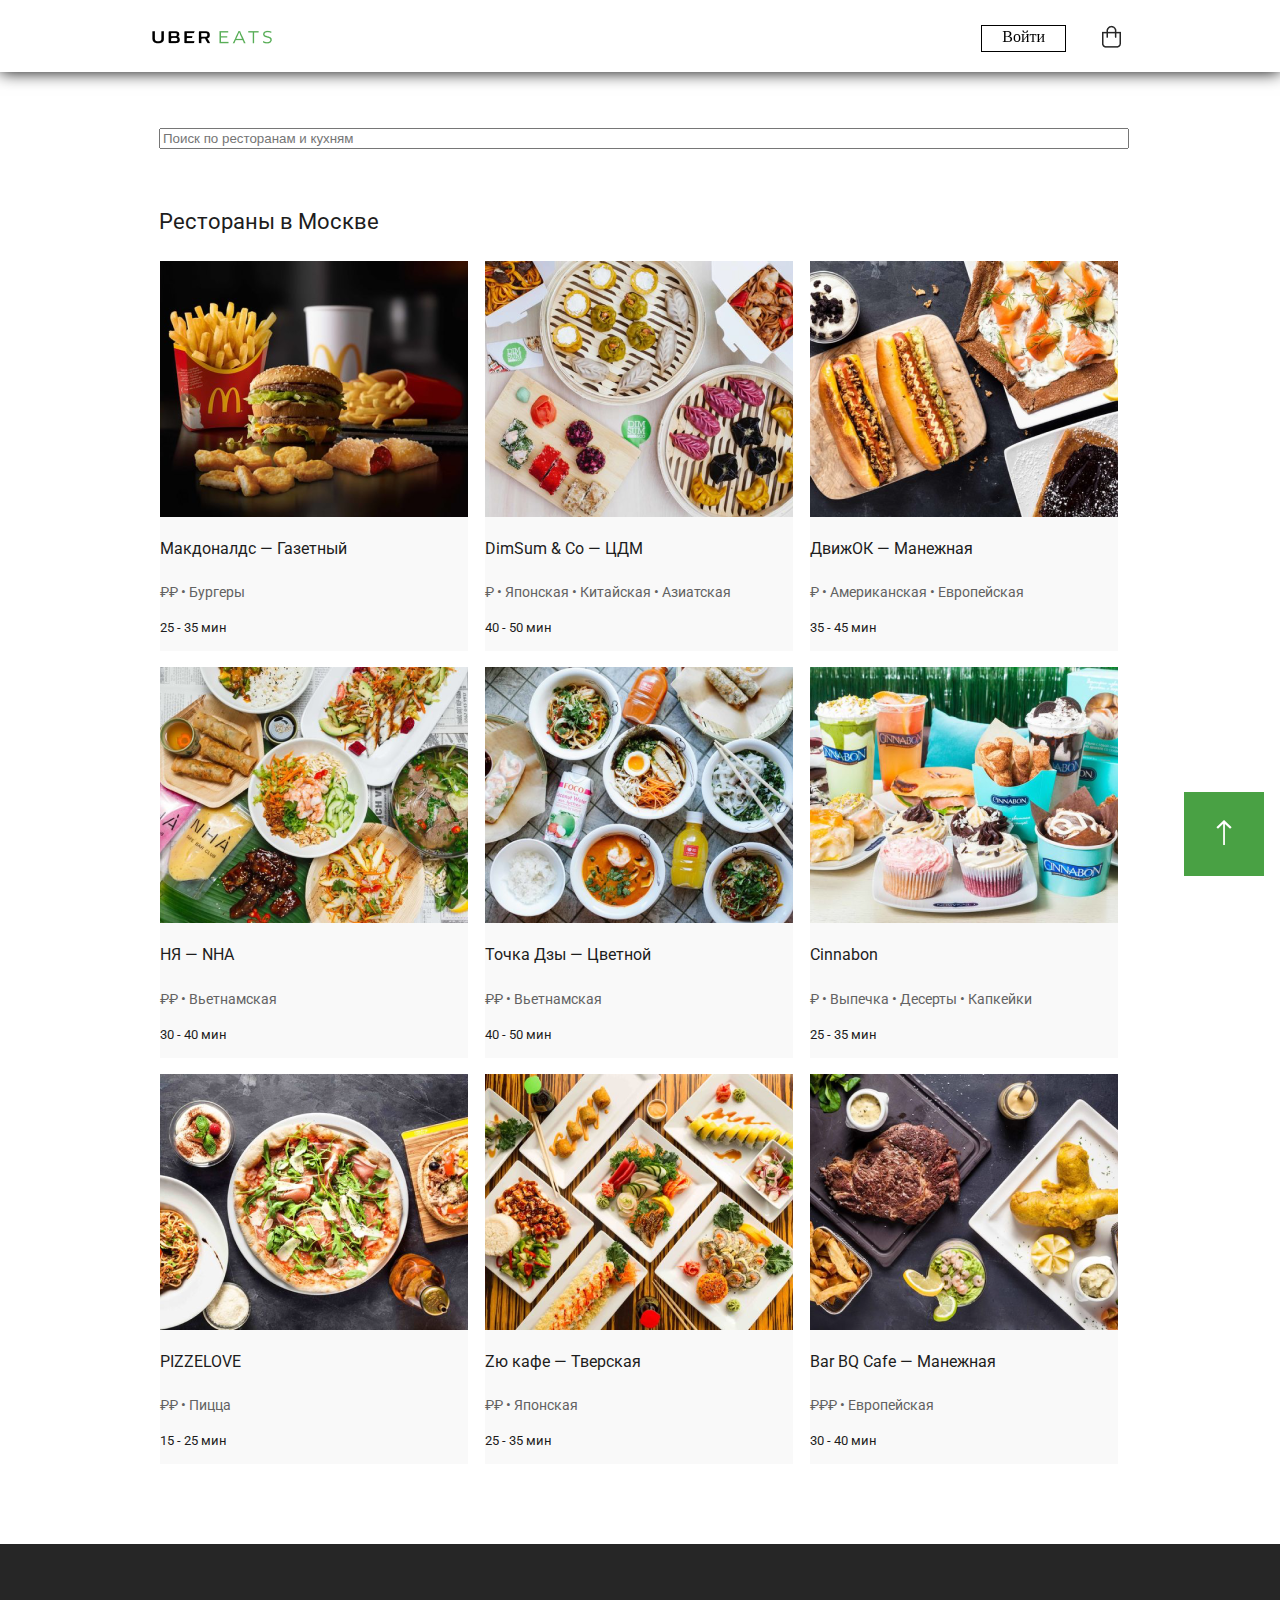
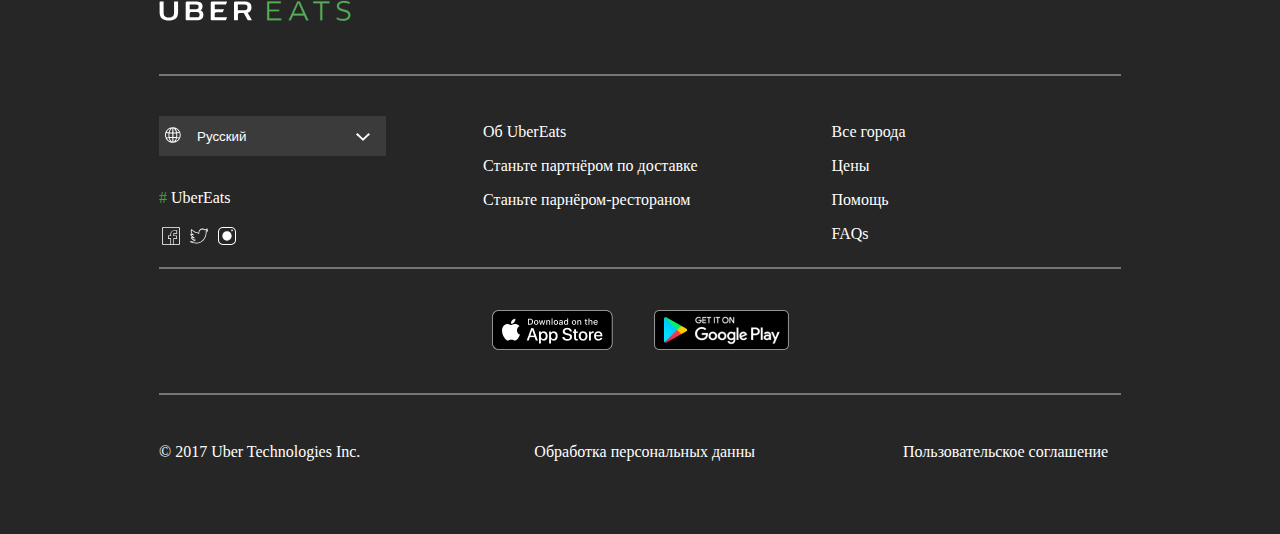
<file: index.html>
<!DOCTYPE html>
<html lang="ru">
  <head>
    <meta charset="UTF-8" />
    <meta http-equiv="X-UA-Compatible" content="IE=edge" />
    <meta name="viewport" content="width=device-width, initial-scale=1.0" />
    <title>Uber Eats</title>
    <link rel="stylesheet" href="style.css" />
    <!-- <link
      rel="stylesheet"
      href="https://unpkg.com/flexboxgrid2@7.2.1/flexboxgrid2.min.css"
    /> -->
  </head>
  <body>
    <a id="top"></a>
    <header>
      <nav>
        <div class="container">
          <ul>
            <li>
              <a href="#top"><img src="photos/logo.jpg" class="logo" /></a>
            </li>
            <li class="li"><a href="#" class="sign-up">Войти</a></li>
            <li>
              <a href="#"><img src="photos/basket.jpg" class="basket" /></a>
            </li>
          </ul>
        </div>
      </nav>
    </header>
    <a href="#top">
      <button class="back-top">
        <img src="photos/arrow.svg" />
      </button>
    </a>
    <div class="container">
      <input placeholder="Поиск по ресторанам и кухням" />
    </div>
    <div class="container">
      <h3>Рестораны в Москве</h3>
    </div>

    <!-- Resturant 1 -->
    <div class="container-menu">
      <div class="res-content">
        <img src="photos/photo.png" />
        <h4 class="res-title">Макдоналдс — Газетный</h4>
        <p class="type">₽₽ • Бургеры</p>
        <p class="time">25 - 35 мин</p>
      </div>
      <!-- Resturant 2 -->
      <div class="res-content">
        <img src="photos/photo(2).png" />
        <h4 class="res-title">DimSum & Co — ЦДМ</h4>
        <p class="type">₽ • Японская • Китайская • Азиатская</p>
        <p class="time">40 - 50 мин</p>
      </div>
      <!-- Resturant 3 -->
      <div class="res-content">
        <img src="photos/photo(3).png" />
        <h4 class="res-title">ДвижОК — Манежная</h4>
        <p class="type">₽ • Американская • Европейская</p>
        <p class="time">35 - 45 мин</p>
      </div>
      <!-- Resturant 4 -->
      <div class="res-content">
        <img src="photos/photo(4).png" />
        <h4 class="res-title">НЯ — NHA</h4>
        <p class="type">₽₽ • Вьетнамская</p>
        <p class="time">30 - 40 мин</p>
      </div>
      <!-- Resturant 5 -->
      <div class="res-content">
        <img src="photos/photo(5).png" />
        <h4 class="res-title">Точка Дзы — Цветной</h4>
        <p class="type">₽₽ • Вьетнамская</p>
        <p class="time">40 - 50 мин</p>
      </div>
      <!-- Resturant 6 -->
      <div class="res-content">
        <img src="photos/photo(6).png" />
        <h4 class="res-title">Cinnabon</h4>
        <p class="type">₽ • Выпечка • Десерты • Капкейки</p>
        <p class="time">25 - 35 мин</p>
      </div>
      <!-- Resturant 7 -->
      <div class="res-content">
        <img src="photos/photo(7).png" />
        <h4 class="res-title">PIZZELOVE</h4>
        <p class="type">₽₽ • Пицца</p>
        <p class="time">15 - 25 мин</p>
      </div>
      <!-- Resturant 8 -->
      <div class="res-content">
        <img src="photos/photo(8).png" />
        <h4 class="res-title">Zю кафе — Тверская</h4>
        <p class="type">₽₽ • Японская</p>
        <p class="time">25 - 35 мин</p>
      </div>
      <!-- Resturant 9 -->
      <div class="res-content">
        <img src="photos/photo(9).png" />
        <h4 class="res-title">Bar BQ Cafe — Манежная</h4>
        <p class="type">₽₽₽ • Европейская</p>
        <p class="time">30 - 40 мин</p>
      </div>
    </div>
    <!-- Footter -->
    <footer>
      <div class="container">
        <img class="wh-logo" src="photos/white-logo.svg" />
        <hr />
        <!-- Row 1 -->
        <div class="row1">
          <div class="block1">
            <div class="dropdown">
              <button class="dropbtn">
                <img class="planet" src="photos/world.svg" />Русский
                <img class="arrow" src="photos/Shape.png" />
              </button>
              <div class="dropdown-content">
                <a href="#">English</a>
                <a href="#">Deutsch</a>
                <a href="#">Українська</a>
              </div>
            </div>
            <div class="span">
              <span class="sharp">#</span>
              <span class="uber">UberEats</span>
            </div>
            <div class="social">
              <a href="https://www.facebook.com/UberEats/"
                ><img src="photos/facebook.svg"
              /></a>
              <a href="https://twitter.com/ubereats"
                ><img src="photos/twitter.svg"
              /></a>
              <a href="https://www.instagram.com/ubereats/"
                ><img src="photos/instagram.svg"
              /></a>
            </div>
          </div>
          <div class="text1">
            <a href="https://www.ubereats.com/"><p>Об UberEats</p></a>
            <a href="https://www.ubereats.com/"
              ><p>Станьте партнёром по доставке</p></a
            >
            <a href="https://www.ubereats.com/"
              ><p>Станьте парнёром-рестораном</p></a
            >
          </div>
          <div class="text2">
            <a href="https://www.ubereats.com/"><p>Все города</p></a>
            <a href="https://www.ubereats.com/"><p>Цены</p></a>
            <a href="https://www.ubereats.com/"><p>Помощь</p></a>
            <a href="https://www.ubereats.com/"><p>FAQs</p></a>
          </div>
        </div>
        <hr />
        <!-- Row 2 -->
        <div class="row2">
          <a
            href="https://apps.apple.com/us/app/uber-eats-food-delivery/id1058959277"
            ><img
              src="photos/Download_on_the_App_Store_Badge_US-UK_RGB_blk_092917.png"
          /></a>
          <a
            href="https://play.google.com/store/apps/details?id=com.ubercab.eats"
          >
            <img src="photos/en_badge_web_generic-cf6dad406f.png"
          /></a>
        </div>
        <hr />
        <!-- Row 3 -->
        <div class="end">
          <p>© 2017 Uber Technologies Inc.</p>
          <p>Обработка персональных данны</p>
          <p>Пользовательское соглашение</p>
        </div>
      </div>
    </footer>
  </body>
</html>
</file>
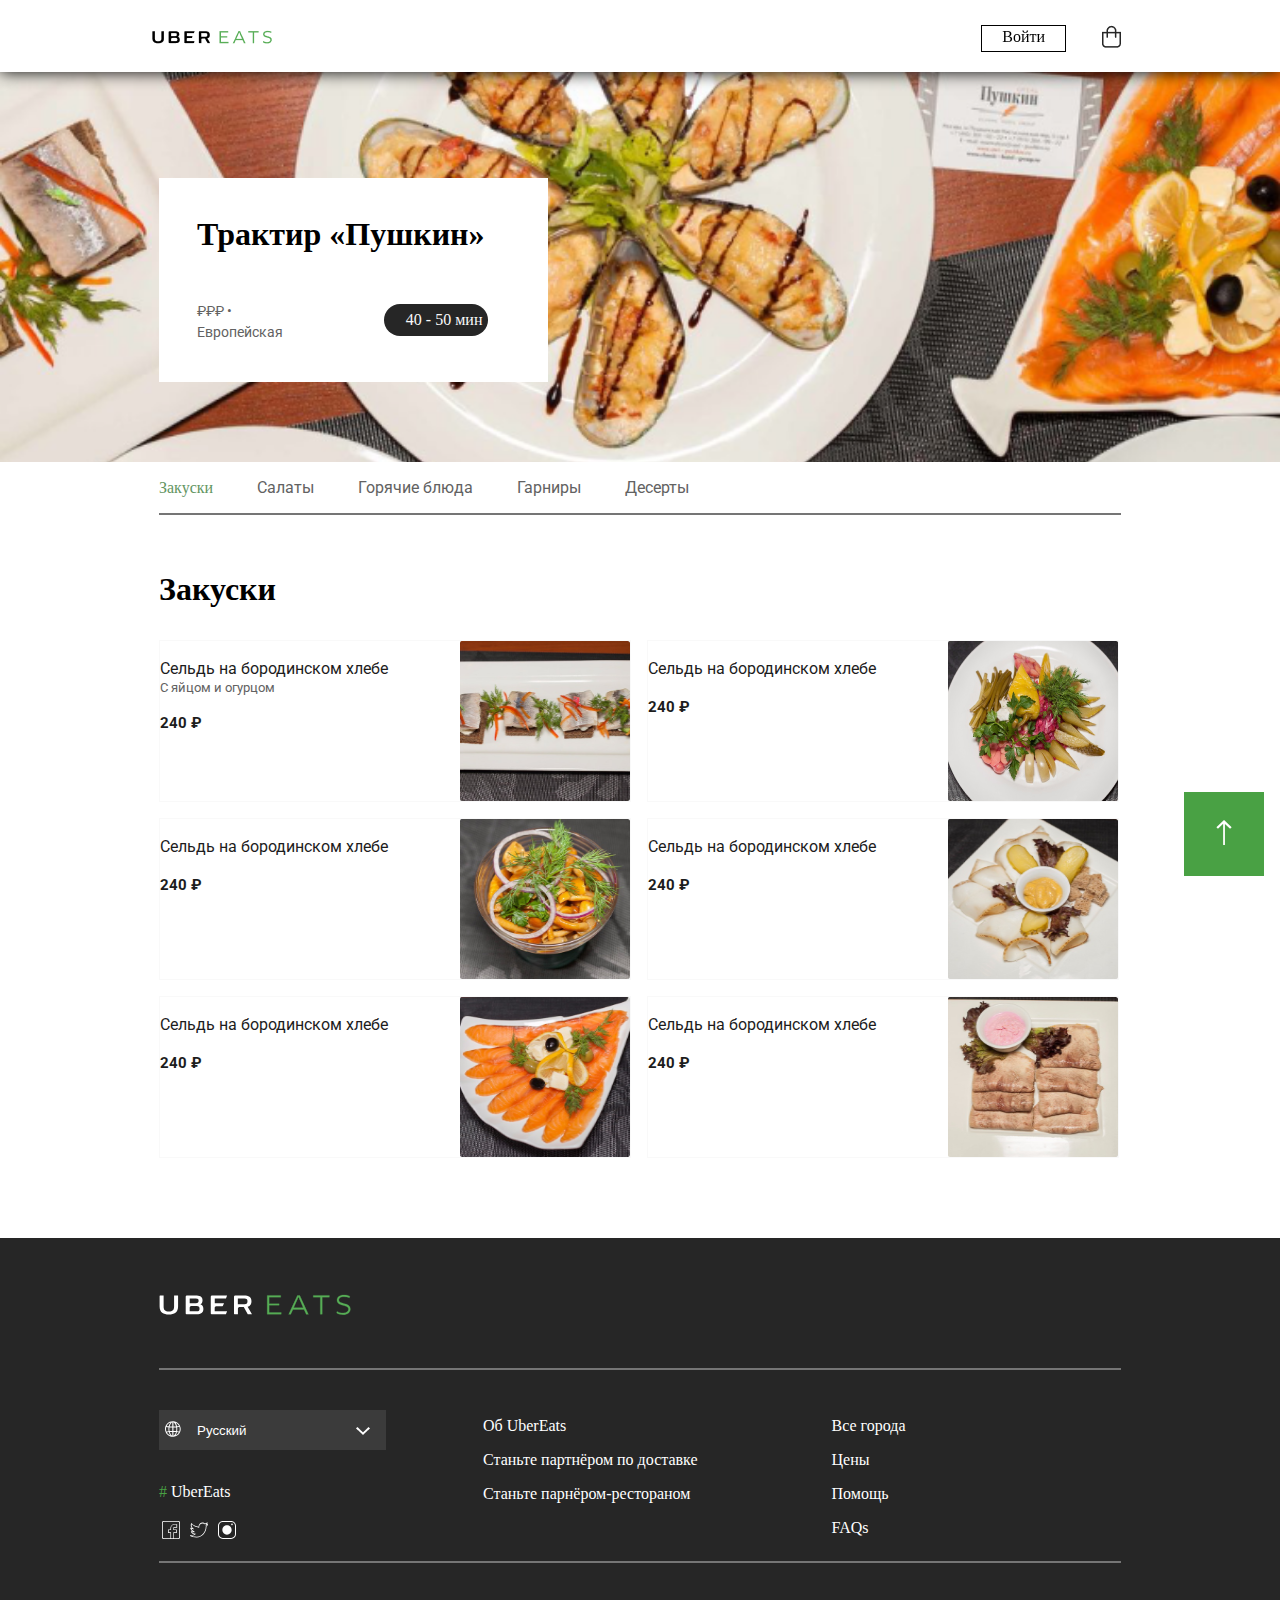
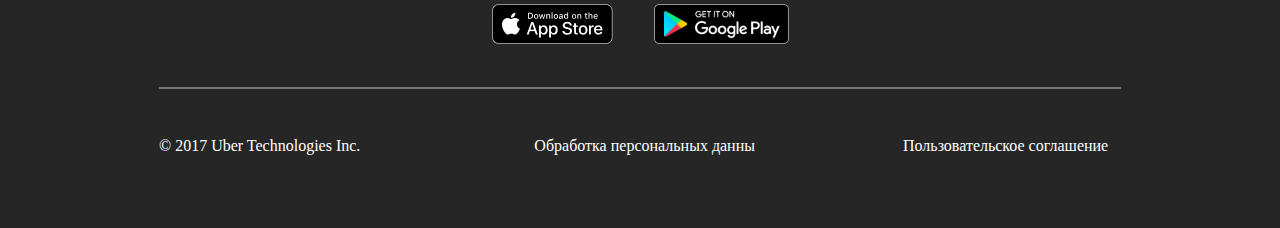
<file: index2.html>
<!DOCTYPE html>
<html lang="ru">
  <head>
    <meta charset="UTF-8" />
    <meta http-equiv="X-UA-Compatible" content="IE=edge" />
    <meta name="viewport" content="width=device-width, initial-scale=1.0" />
    <title>Resturant</title>
    <link rel="stylesheet" href="style.css" />
  </head>
  <body>
    <a id="top"></a>
    <header>
      <nav>
        <div class="container">
          <ul>
            <li>
              <a href="#top"><img src="photos/logo.jpg" class="logo" /></a>
            </li>
            <li class="li"><a href="#" class="sign-up">Войти</a></li>
            <li>
              <a href="#"><img src="photos/basket.jpg" class="basket" /></a>
            </li>
          </ul>
        </div>
      </nav>
    </header>
    <a href="#top">
      <button class="back-top">
        <img src="photos/arrow.svg" />
      </button>
    </a>
    <br />
    <div class="main-res">
      <div class="container">
        <div class="main-res-info">
          <h1>Трактир «Пушкин»</h1>
          <div>
            <span>₽₽₽ • Европейская</span>
            <div>40 - 50 мин</div>
          </div>
        </div>
      </div>
    </div>
    <div class="container">
      <div class="menu">
        <span class="snacks-sm">Закуски</span>
        <span class="hide">Салаты</span>
        <span class="hide">Горячие блюда</span>
        <span class="hide">Гарниры</span>
        <span class="hide">Десерты</span>
      </div>
    </div>
    <div class="container">
      <hr class="hr" />
    </div>
    <div class="container">
      <h1 class="snacks">Закуски</h1>
    </div>
    <div class="container-menu">
      <!-- Dish 1 -->
      <div class="dish">
        <img src="photos/dish(1).png" />
        <p class="dish-name">Сельдь на бородинском хлебе</p>
        <p class="dish-more">С яйцом и огурцом</p>
        <p class="price">240 ₽</p>
      </div>
      <!-- Dish 2 -->
      <div class="dish">
        <img src="photos/dish(2).png" />
        <p class="dish-name">Сельдь на бородинском хлебе</p>
        <p class="price">240 ₽</p>
      </div>
      <!-- Dish 3 -->
      <div class="dish">
        <img src="photos/dish(3).png" />
        <p class="dish-name">Сельдь на бородинском хлебе</p>
        <p class="price">240 ₽</p>
      </div>
      <!-- Dish 4 -->
      <div class="dish">
        <img src="photos/dish(4).png" />
        <p class="dish-name">Сельдь на бородинском хлебе</p>
        <p class="price">240 ₽</p>
      </div>
      <!-- Dish 5 -->
      <div class="dish">
        <img src="photos/dish(5).png" />
        <p class="dish-name">Сельдь на бородинском хлебе</p>
        <p class="price">240 ₽</p>
      </div>
      <!-- Dish 6 -->
      <div class="dish">
        <img src="photos/dish(6).png" />
        <p class="dish-name">Сельдь на бородинском хлебе</p>
        <p class="price">240 ₽</p>
      </div>
    </div>
    <!-- Footter -->
    <footer>
      <div class="container">
        <img class="wh-logo" src="photos/white-logo.svg" />
        <hr />
        <!-- Row 1 -->
        <div class="row1">
          <div class="block1">
            <div class="dropdown">
              <button class="dropbtn">
                <img class="planet" src="photos/world.svg" />Русский
                <img class="arrow" src="photos/Shape.png" />
              </button>
              <div class="dropdown-content">
                <a href="#">English</a>
                <a href="#">Deutsch</a>
                <a href="#">Українська</a>
              </div>
            </div>
            <div class="span">
              <span class="sharp">#</span>
              <span class="uber">UberEats</span>
            </div>
            <div class="social">
              <a href="https://www.facebook.com/UberEats/"
                ><img src="photos/facebook.svg"
              /></a>
              <a href="https://twitter.com/ubereats"
                ><img src="photos/twitter.svg"
              /></a>
              <a href="https://www.instagram.com/ubereats/"
                ><img src="photos/instagram.svg"
              /></a>
            </div>
          </div>
          <div class="text1">
            <a href="https://www.ubereats.com/"><p>Об UberEats</p></a>
            <a href="https://www.ubereats.com/"
              ><p>Станьте партнёром по доставке</p></a
            >
            <a href="https://www.ubereats.com/"
              ><p>Станьте парнёром-рестораном</p></a
            >
          </div>
          <div class="text2">
            <a href="https://www.ubereats.com/"><p>Все города</p></a>
            <a href="https://www.ubereats.com/"><p>Цены</p></a>
            <a href="https://www.ubereats.com/"><p>Помощь</p></a>
            <a href="https://www.ubereats.com/"><p>FAQs</p></a>
          </div>
        </div>
        <hr />
        <!-- Row 2 -->
        <div class="row2">
          <a
            href="https://apps.apple.com/us/app/uber-eats-food-delivery/id1058959277"
            ><img
              src="photos/Download_on_the_App_Store_Badge_US-UK_RGB_blk_092917.png"
          /></a>
          <a
            href="https://play.google.com/store/apps/details?id=com.ubercab.eats"
          >
            <img src="photos/en_badge_web_generic-cf6dad406f.png"
          /></a>
        </div>
        <hr />
        <!-- Row 3 -->
        <div class="end">
          <p>© 2017 Uber Technologies Inc.</p>
          <p>Обработка персональных данны</p>
          <p>Пользовательское соглашение</p>
        </div>
      </div>
    </footer>
  </body>
</html>
</file>
<file: style.css>
@import url("https://fonts.googleapis.com/css2?family=Roboto:ital,wght@0,100;0,300;0,400;0,500;0,700;0,900;1,100;1,300;1,400;1,500;1,700;1,900&display=swap");

html,
body {
  padding: 0;
  margin: 0;
}

.container {
  max-width: 962px;
  margin: auto;
}

nav {
  overflow: hidden;
  box-shadow: 0px 0px 16px;
  height: 72px;
  width: 100%;
  position: fixed;
  background-color: #ffffff;
  z-index: 1;
}

nav div ul {
  display: flex;
  margin: auto;
}

nav div ul li {
  display: inline-block;
  list-style-type: none;
  margin-top: 25px;
}

nav div ul li a {
  text-decoration: none;
  display: block;
  color: black;
}

nav div ul li:first-child {
  margin-right: auto;
  margin-left: -47px;
  margin-top: 30px;
}

nav div ul li:last-child {
  margin-left: 36px;
}

.li {
  border: solid black 1px;
  text-align: center;
}

.sign-up {
  margin-left: 20px;
  margin-right: 20px;
  margin-top: 2px;
  margin-bottom: 2px;
}

.li:hover {
  background-color: rgba(59, 59, 59, 0.3);
}

input {
  margin-top: 128px;
  width: 100%;
}

.container-menu {
  max-width: 962px;
  margin-left: 81px;
  margin-right: 87px;
  max-width: 962px;
  margin: auto;
  display: flex;
  flex-wrap: wrap;
  gap: 16px;
  margin-top: 16px;
}

.container h3 {
  margin-top: 56px;
  font-family: Roboto;
  font-style: normal;
  font-weight: normal;
  font-size: 22px;
  line-height: 34px;
  display: flex;
  align-items: center;
  color: #1d1d1d;
}

.res-content {
  max-width: 308px;
  background-color: rgb(249, 249, 249);
  margin-left: 1px;
}

.res-content:hover {
  cursor: pointer;
  -webkit-transform: scale(1.025);
  -ms-transform: scale(1.025);
  transform: scale(1.025);
}

.res-title {
  font-family: Roboto;
  font-style: normal;
  font-weight: normal;
  font-size: 16px;
  line-height: 24px;
  color: #1d1d1d;
  margin-top: 16px;
}

.type,
.main-res-info > div > span {
  font-family: "Roboto";
  font-style: normal;
  font-weight: normal;
  font-size: 14px;
  line-height: 21px;
  color: #626262;
}

.time {
  font-family: Roboto;
  font-style: normal;
  font-weight: normal;
  font-size: 13px;
  line-height: 21px;
  color: #1d1d1d;
}

footer {
  background-color: rgb(38, 38, 38);
  margin-top: 80px;
  height: 590px;
}

.wh-logo {
  margin-top: 56px;
  margin-bottom: 41px;
}

.dropbtn {
  background-color: rgb(59, 59, 59);
  color: white;
  border: none;
  cursor: pointer;
  width: 227px;
  text-align: left;
  line-height: 40px;
  height: 40px;
}

.dropdown {
  position: relative;
  display: inline-block;
  margin-bottom: 33px;
}

.dropdown-content {
  display: none;
  position: absolute;
  background-color: #ffffff;
  z-index: 1;
  width: 227px;
}

.dropdown-content a {
  color: #ffffff;
  padding: 12px 16px;
  text-decoration: none;
  display: block;
  background-color: rgb(59, 59, 59);
  padding-left: 42px;
}

.dropdown-content a:hover {
  background-color: rgba(59, 59, 59, 0.7);
}

.dropdown:hover .dropdown-content {
  display: block;
}

.span {
  margin-bottom: 17px;
}

.sharp {
  color: rgb(73, 161, 68);
}

.uber,
.text1 > p,
.text2 > p,
.end > p {
  color: #ffffff;
}

.row1 {
  display: flex;
}

.row2 {
  display: flex;
  gap: 41px;
  justify-content: center;
}

.block1 {
  margin-right: 97px;
  margin-top: 32px;
}

.text1 > p,
.text2 > p {
  font-family: Roboto;
  font-style: normal;
  font-weight: normal;
  font-size: 13px;
  line-height: 15px;
  display: flex;
  align-items: flex-end;
  color: #ffffff;
  margin-bottom: 23px;
}

.text1,
.text2 {
  margin-right: 134px;
  margin-top: 23px;
}

.row2 > a {
  margin-top: 33px;
  margin-bottom: 31px;
  display: block;
}

.end {
  display: flex;
}

.end > p {
  margin-top: 40px;
}

.end p:first-child {
  margin-right: 174px;
}

.end p:last-child {
  margin-left: 148px;
}

.planet {
  margin-bottom: -2px;
  margin-right: 16px;
}

.arrow {
  margin-left: 106px;
}

.back-top {
  position: fixed;
  bottom: 24px;
  right: 16px;
  z-index: 99;
  border: none;
  outline: none;
  background-color: rgb(73, 161, 68);
  color: white;
  cursor: pointer;
  padding: 28px 32px;
}

.back-top:hover {
  background-color: rgb(59, 59, 59);
}

.text1 > a,
.text2 > a {
  text-decoration: none;
  color: #ffffff;
}

.main-res {
  background-image: url("photos/photo\(10\).png");
  background-size: cover;
  height: 364px;
  padding-top: 80px;
}

.main-res-info {
  width: 389px;
  height: 204px;
  background-color: #ffffff;
  margin-top: 80px;
}

.main-res-info > h1 {
  margin-left: 38px;
  margin-right: 38px;
  padding-top: 38px;
}

.main-res-info > div {
  display: flex;
  gap: 35px;
}

.main-res-info > div > span {
  padding-left: 38px;
  padding-right: 50px;
  margin-top: 27px;
}

.main-res-info > div > div {
  margin-top: 30px;
  margin-right: 60px;
  margin-left: 0px;
  border-radius: 16px;
  background-color: rgba(38, 38, 38, 1);
  color: rgb(249, 249, 249);
  width: 100px;
  height: 32px;
  line-height: 32px;
  padding-left: 22px;
}

.menu {
  margin-top: 16px;
  margin-bottom: 16px;
}

.snacks {
  margin-top: 56px;
  margin-bottom: 32px;
}

.dish {
  width: 470px;
  height: 160px;
  border: solid #f9f9f9 1px;
}

.dish:hover {
  background-color: #f9f9f9;
  cursor: pointer;
  -webkit-transform: scale(1.025);
  -ms-transform: scale(1.025);
  transform: scale(1.025);
}

.dish > img {
  float: right;
}

.dish-name {
  font-family: "Roboto";
  font-size: 16px;
  line-height: 24px;
  color: #1d1d1d;
}

.dish-more {
  font-family: "Roboto";
  font-size: 13px;
  line-height: 21px;
  color: #626262;
  margin-top: -20px;
}

.price {
  font-family: "Roboto";
  font-weight: 700;
  font-size: 15px;
  line-height: 21px;
  color: #1d1d1d;
}

hr {
  border: 1px solid #757575;
}

@media screen and (min-width: 712px) {
  .hide {
    margin-right: 40px;
    font-family: Roboto;
    font-style: normal;
    font-weight: normal;
    font-size: 16px;
    line-height: 19px;
    color: #626262;
    margin-left: 0px;
  }

  .main-res {
    background-image: url("photos/photo\(11\).png");
    background-size: cover;
  }

  .snacks-sm {
    color: rgb(98, 149, 97);
    margin-right: 40px;
  }
}

@media screen and (max-width: 1124px) {
  .container {
    max-width: 712px;
  }

  nav div ul li:first-child {
    margin-left: -37px;
  }

  nav div ul li:last-child {
    margin-right: 8px;
  }

  .container-menu {
    max-width: 712px;
    margin: auto;
  }

  .dish {
    width: 752px;
  }

  footer {
    height: 670px;
  }
}

@media screen and (max-width: 712px) {
  .container {
    max-width: 320px;
    margin-left: auto;
  }

  input {
    margin-left: 1px;
    margin-left: auto;
  }

  .container-menu {
    max-width: 320px;
    margin-left: 90px;
    margin-left: auto;
  }

  footer {
    height: 1200px;
  }

  .row1 {
    display: flex;
    flex-wrap: wrap;
  }

  .end {
    display: flex;
    flex-wrap: wrap;
  }

  .end p:last-child {
    margin-left: 0px;
  }

  .main-res {
    background-image: url("photos/photo\(12\).png");
    background-size: cover;
  }

  .main-res-info > h1 {
    margin-left: 49px;
  }

  .main-res-info {
    margin-bottom: 0px;
    margin-top: 155px;
  }

  .main-res-info > div {
    display: block;
  }

  .main-res-info > div > span {
    margin-left: 100px;
  }

  .main-res-info > div > div {
    margin-left: 135px;
  }

  .hide {
    display: none;
  }

  .snacks-sm {
    display: block;
    font-family: Roboto;
    font-style: normal;
    font-weight: 400;
    font-size: 22px;
    line-height: 34px;
    color: #1d1d1d;
    margin-left: 122px;
  }

  .hr {
    width: 50px;
    margin-bottom: 43px;
  }

  .back-top {
    padding: 20px 24px;
  }

  .main-res {
    padding-right: 70px;
  }

  .snacks {
    display: none;
  }
}
</file>
